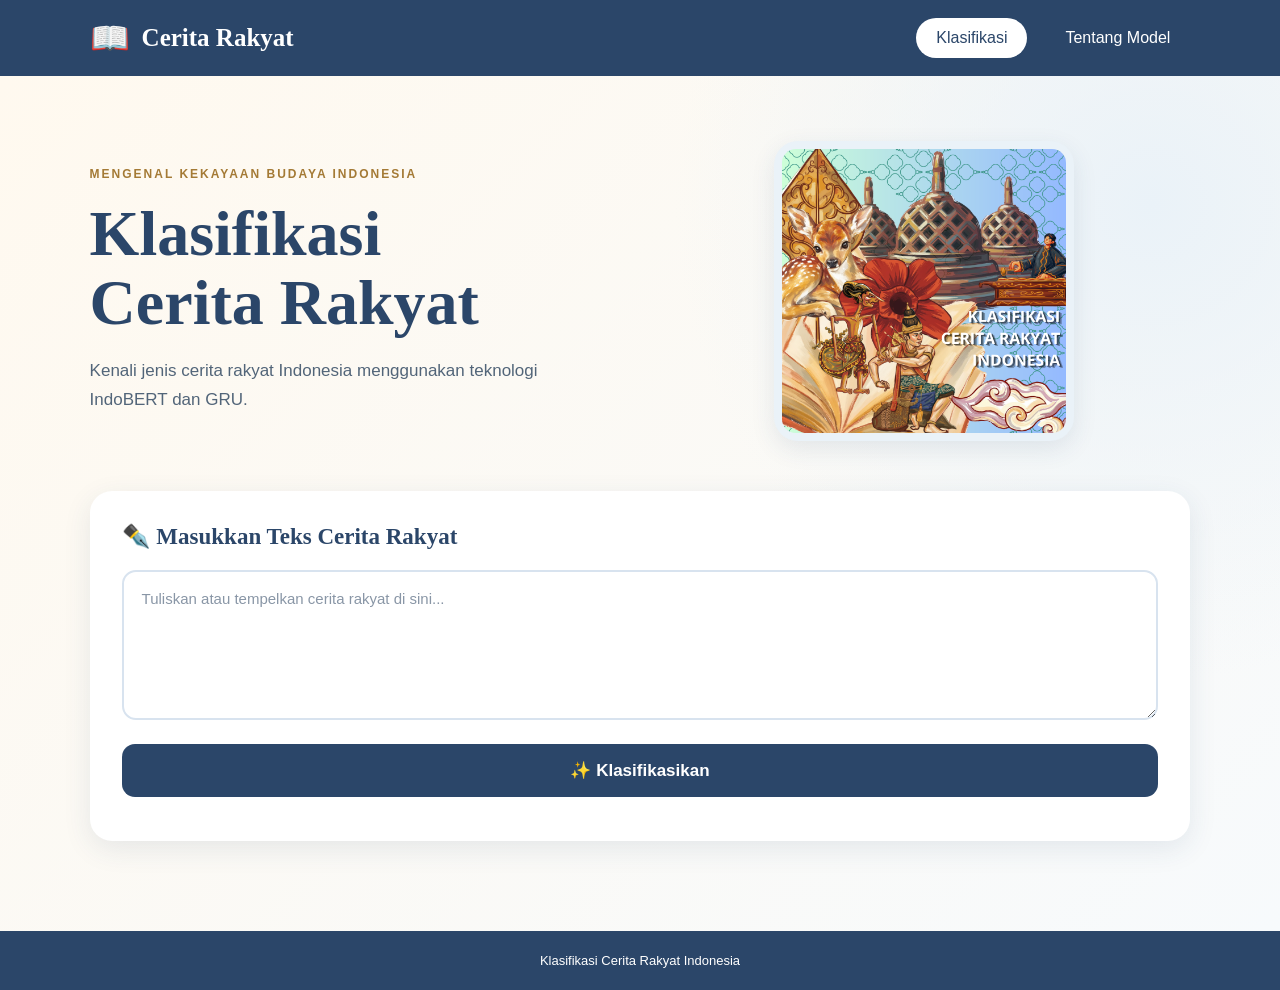
<file: docs/index.html>
<!DOCTYPE html>
<html lang="id">
<head>
    <meta charset="UTF-8">
    <meta name="viewport" content="width=device-width, initial-scale=1.0">

    <link rel="manifest" href="manifest.json">
    <meta name="theme-color" content="#2B4669">

    <link rel="stylesheet" href="static/style.css">

    <title>Klasifikasi Cerita Rakyat Indonesia</title>
</head>
<body>

    <!-- Navigasi -->
    <header class="navbar">
        <a href="./" class="brand">
            <span class="brand-icon">📖</span>
            <span>Cerita Rakyat</span>
        </a>

        <nav>
            <a href="./" class="nav-link active">Klasifikasi</a>
            <a href="about.html" class="nav-link">Tentang Model</a>
        </nav>
    </header>

    <!-- Bagian utama -->
    <main>
        <section class="hero">
            <div class="hero-text">
                <p class="eyebrow">MENGENAL KEKAYAAN BUDAYA INDONESIA</p>

                <h1>Klasifikasi<br>Cerita Rakyat</h1>

                <p class="description">
                    Kenali jenis cerita rakyat Indonesia menggunakan
                    teknologi IndoBERT dan GRU.
                </p>
            </div>

            <div class="hero-illustration">
                <div class="illustration-card">
                    <img src="static/images/logo.png"
                         alt="Logo Klasifikasi Cerita Rakyat Indonesia"
                         class="hero-logo">
                </div>
            </div>
        </section>

        <!-- Form klasifikasi -->
        <section class="classification-card">
            <h2>✒️ Masukkan Teks Cerita Rakyat</h2>

            <textarea
                id="story-text"
                placeholder="Tuliskan atau tempelkan cerita rakyat di sini..."
            ></textarea>

            <button id="classify-button" onclick="classifyStory()">
                ✨ Klasifikasikan
            </button>

            <p id="error-message" class="error-message"></p>
        </section>

        <!-- Hasil klasifikasi -->
        <section id="result-section" class="result-card" hidden>
            <div class="result-heading">
                <h2>🏆 Hasil Klasifikasi</h2>
                <p>Prediksi jenis cerita rakyat:</p>
                <h3 id="prediction-label">-</h3>
            </div>

            <div id="probability-list"></div>
        </section>
    </main>

    <footer>
        <p>Klasifikasi Cerita Rakyat Indonesia</p>
    </footer>

    <script src="static/script.js"></script>
</body>
</html>
</file>
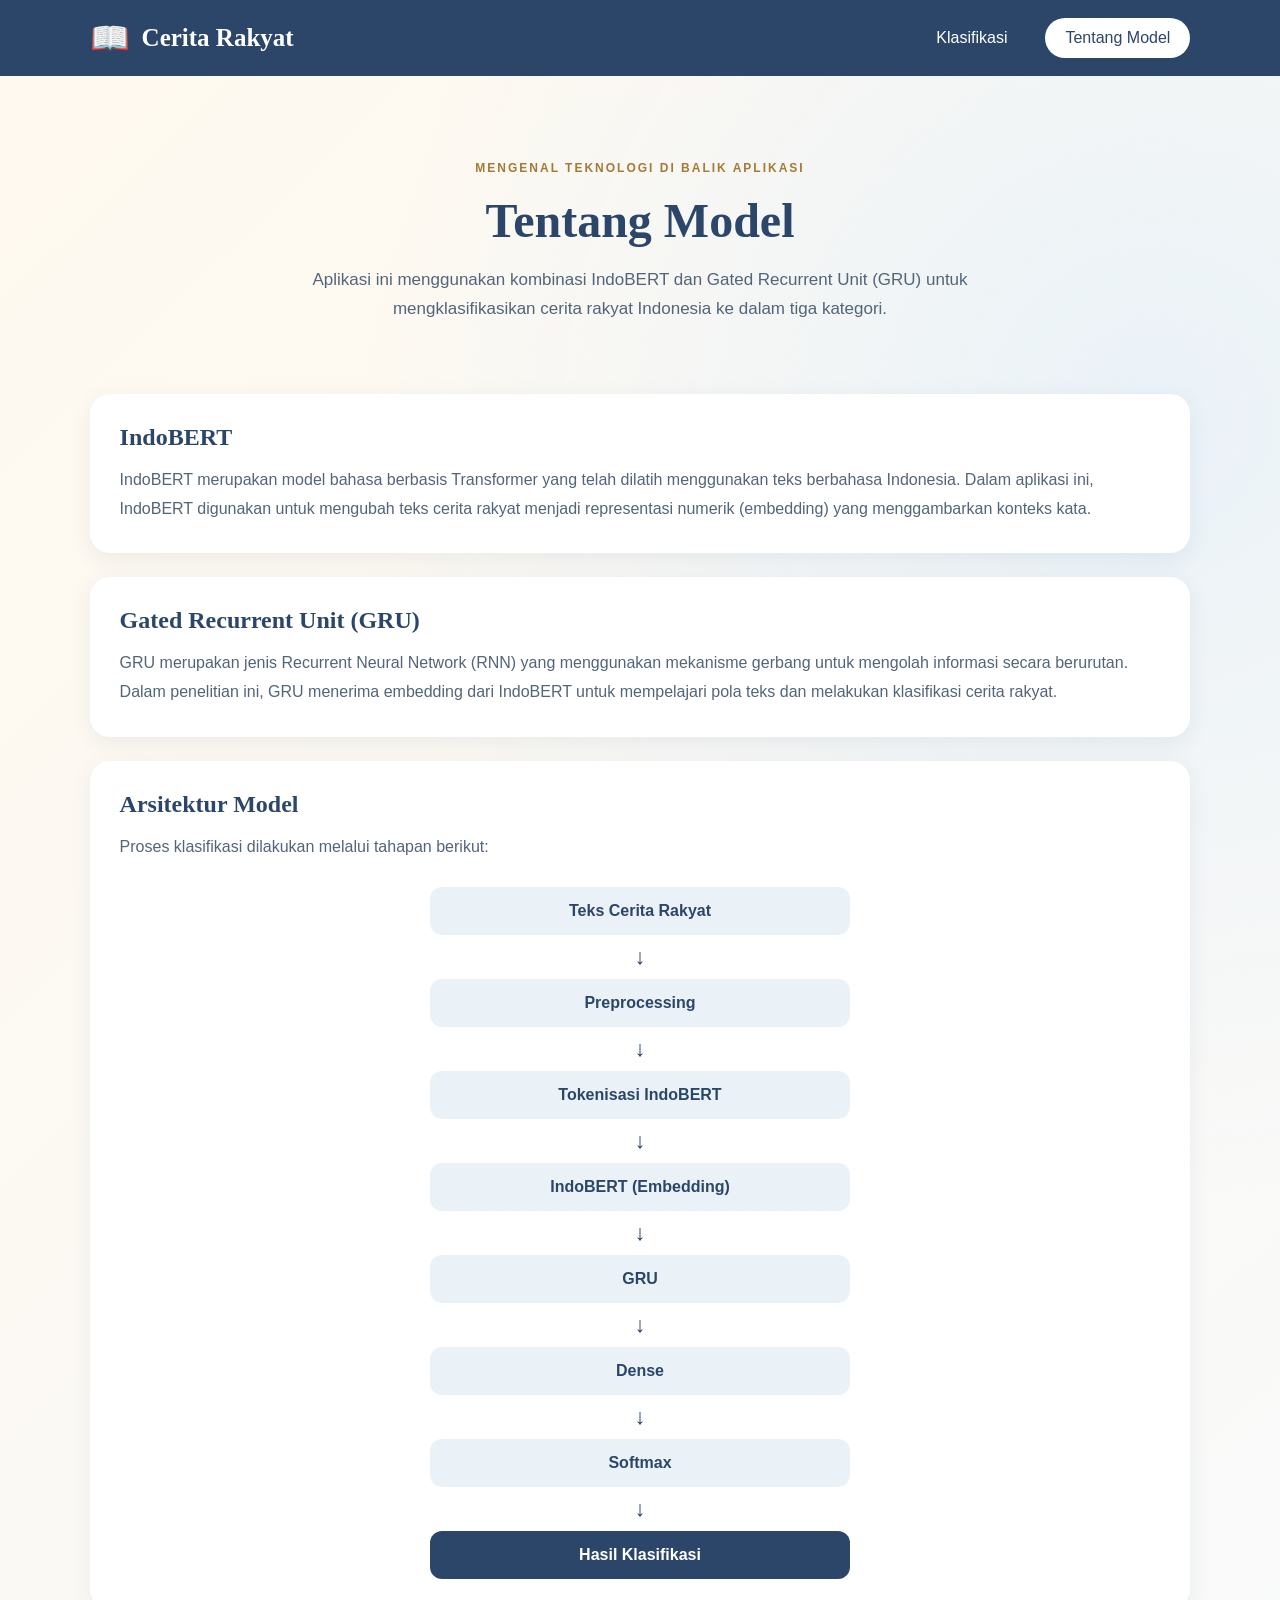
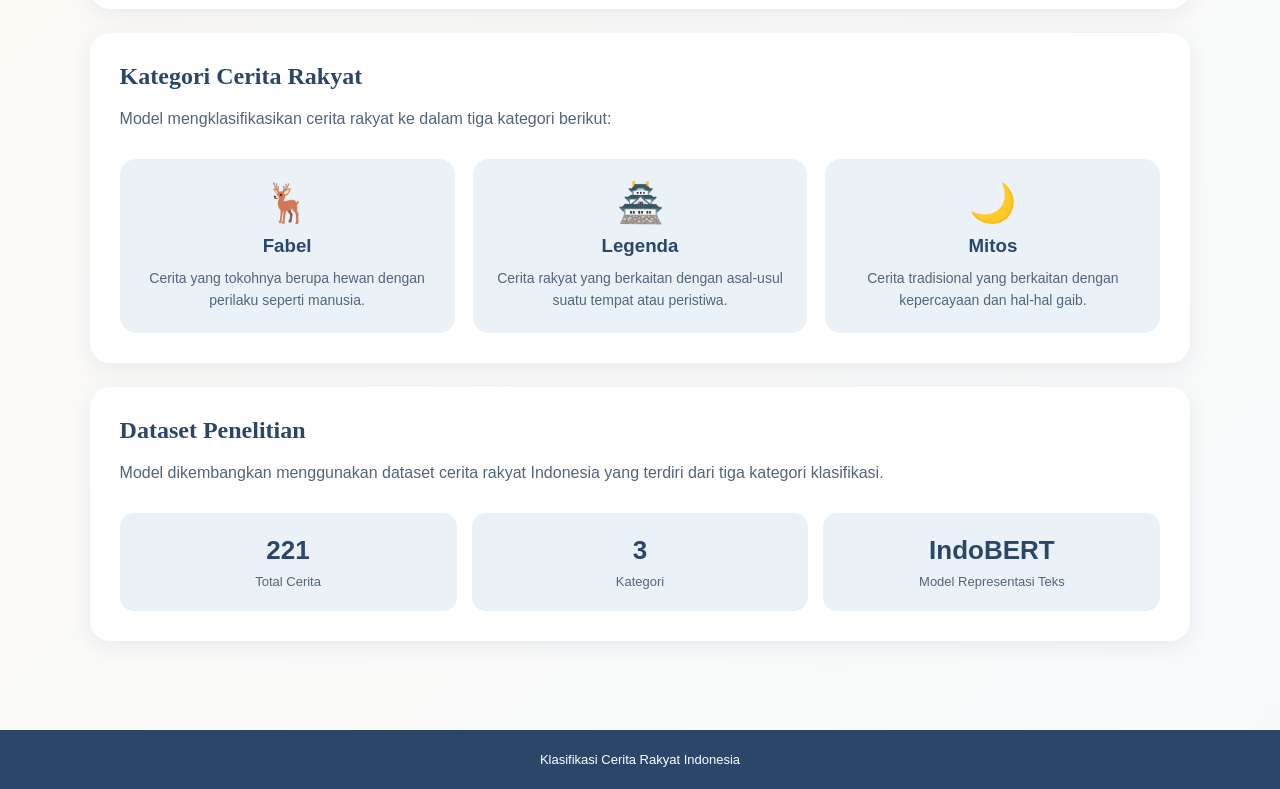
<file: docs/about.html>
<!DOCTYPE html>
<html lang="id">
<head>
    <meta charset="UTF-8">
    <meta name="viewport" content="width=device-width, initial-scale=1.0">

    <link rel="manifest" href="manifest.json">
    <meta name="theme-color" content="#2B4669">

    <link rel="stylesheet" href="static/style.css">

    <title>Tentang Model - Klasifikasi Cerita Rakyat</title>
</head>
<body>

    <!-- Navigasi -->
    <header class="navbar">
        <a href="./" class="brand">
            <span class="brand-icon">📖</span>
            <span>Cerita Rakyat</span>
        </a>

        <nav>
            <a href="./" class="nav-link">Klasifikasi</a>
            <a href="about.html" class="nav-link active">Tentang Model</a>
        </nav>
    </header>

    <main>

        <!-- Pengantar -->
        <section class="about-hero">
            <p class="eyebrow">MENGENAL TEKNOLOGI DI BALIK APLIKASI</p>
            <h1>Tentang Model</h1>
            <p class="description">
                Aplikasi ini menggunakan kombinasi IndoBERT dan
                Gated Recurrent Unit (GRU) untuk mengklasifikasikan
                cerita rakyat Indonesia ke dalam tiga kategori.
            </p>
        </section>

        <!-- IndoBERT -->
        <section class="about-card">
            <h2>IndoBERT</h2>
            <p>
                IndoBERT merupakan model bahasa berbasis Transformer
                yang telah dilatih menggunakan teks berbahasa Indonesia.
                Dalam aplikasi ini, IndoBERT digunakan untuk mengubah
                teks cerita rakyat menjadi representasi numerik
                (embedding) yang menggambarkan konteks kata.
            </p>
        </section>

        <!-- GRU -->
        <section class="about-card">
            <h2>Gated Recurrent Unit (GRU)</h2>
            <p>
                GRU merupakan jenis Recurrent Neural Network (RNN)
                yang menggunakan mekanisme gerbang untuk mengolah
                informasi secara berurutan. Dalam penelitian ini,
                GRU menerima embedding dari IndoBERT untuk mempelajari
                pola teks dan melakukan klasifikasi cerita rakyat.
            </p>
        </section>

        <!-- Arsitektur -->
        <section class="about-card">
            <h2>Arsitektur Model</h2>
            <p>
                Proses klasifikasi dilakukan melalui tahapan berikut:
            </p>

            <div class="architecture">
                <div class="architecture-step">Teks Cerita Rakyat</div>
                <span>↓</span>
                <div class="architecture-step">Preprocessing</div>
                <span>↓</span>
                <div class="architecture-step">Tokenisasi IndoBERT</div>
                <span>↓</span>
                <div class="architecture-step">IndoBERT (Embedding)</div>
                <span>↓</span>
                <div class="architecture-step">GRU</div>
                <span>↓</span>
                <div class="architecture-step">Dense</div>
                <span>↓</span>
                <div class="architecture-step">Softmax</div>
                <span>↓</span>
                <div class="architecture-step final-step">
                    Hasil Klasifikasi
                </div>
            </div>
        </section>

        <!-- Kategori -->
        <section class="about-card">
            <h2>Kategori Cerita Rakyat</h2>
            <p>
                Model mengklasifikasikan cerita rakyat ke dalam
                tiga kategori berikut:
            </p>

            <div class="category-grid">
                <div class="category-item">
                    <span>🦌</span>
                    <h3>Fabel</h3>
                    <p>Cerita yang tokohnya berupa hewan dengan perilaku seperti manusia.</p>
                </div>

                <div class="category-item">
                    <span>🏯</span>
                    <h3>Legenda</h3>
                    <p>Cerita rakyat yang berkaitan dengan asal-usul suatu tempat atau peristiwa.</p>
                </div>

                <div class="category-item">
                    <span>🌙</span>
                    <h3>Mitos</h3>
                    <p>Cerita tradisional yang berkaitan dengan kepercayaan dan hal-hal gaib.</p>
                </div>
            </div>
        </section>

        <!-- Dataset -->
        <section class="about-card">
            <h2>Dataset Penelitian</h2>
            <p>
                Model dikembangkan menggunakan dataset cerita rakyat
                Indonesia yang terdiri dari tiga kategori klasifikasi.
            </p>

            <div class="dataset-info">
                <div>
                    <h3>221</h3>
                    <p>Total Cerita</p>
                </div>
                <div>
                    <h3>3</h3>
                    <p>Kategori</p>
                </div>
                <div>
                    <h3>IndoBERT</h3>
                    <p>Model Representasi Teks</p>
                </div>
            </div>
        </section>

    </main>

    <footer>
        <p>Klasifikasi Cerita Rakyat Indonesia</p>
    </footer>
</body>
</html>
</file>
<file: docs/static/style.css>
/* 
   PENGATURAN DASAR */

* {
    margin: 0;
    padding: 0;
    box-sizing: border-box;
}

:root {
    --navy: #2B4669;
    --navy-dark: #203955;
    --white: #F7FAFC;
    --blue-light: #EAF2F8;
    --cream: #FFF9EF;
    --gold: #D9A94F;
    --text: #263D59;
}

body {
    font-family: 'Segoe UI', sans-serif;
    background: var(--white);
    color: var(--text);
    min-height: 100vh;
}

/* 
   NAVIGASI */

.navbar {
    background: var(--navy);
    color: white;
    padding: 18px 7%;
    display: flex;
    justify-content: space-between;
    align-items: center;
    box-shadow: 0 3px 12px rgba(0,0,0,0.12);
}

.brand {
    display: flex;
    align-items: center;
    gap: 12px;
    color: white;
    text-decoration: none;
    font-family: Georgia, serif;
    font-size: 25px;
    font-weight: bold;
}

.brand-icon {
    font-size: 32px;
}

.navbar nav {
    display: flex;
    gap: 18px;
}

.nav-link {
    text-decoration: none;
    color: white;
    padding: 11px 20px;
    border-radius: 30px;
    transition: 0.3s;
}

.nav-link:hover,
.nav-link.active {
    background: white;
    color: var(--navy);
}

/* 
   BAGIAN HERO */

main {
    background:
        radial-gradient(circle at 90% 15%, #EAF2F8 0, transparent 35%),
        linear-gradient(135deg, #FFF9EF, #F7FAFC);
    padding: 50px 7% 65px;
}

.hero {
    display: flex;
    align-items: center;
    justify-content: space-between;
    gap: 35px;
    min-height: 330px;
    margin-bottom: 35px;
}

.hero-text {
    flex: 1;
}

.eyebrow {
    color: #A47A35;
    font-size: 12px;
    font-weight: bold;
    letter-spacing: 2px;
    margin-bottom: 18px;
}

.hero h1 {
    font-family: Georgia, serif;
    font-size: clamp(38px, 5vw, 65px);
    line-height: 1.08;
    color: var(--navy);
    margin-bottom: 20px;
}

.description {
    font-size: 17px;
    line-height: 1.7;
    max-width: 480px;
    color: #526579;
}

/* Placeholder ilustrasi */

.hero-illustration {
    flex: 1;
    display: flex;
    justify-content: center;
}

.illustration-placeholder {
    width: 100%;
    max-width: 490px;
    min-height: 280px;
    background: linear-gradient(145deg, #EAF2F8, #F8E8CC);
    border-radius: 45% 45% 25px 25px;
    display: flex;
    flex-wrap: wrap;
    align-items: center;
    justify-content: center;
    gap: 18px;
    padding: 25px;
    box-shadow: 0 12px 30px rgba(43,70,105,0.12);
}

.illustration-placeholder span {
    font-size: 65px;
}

.illustration-placeholder p {
    width: 100%;
    text-align: center;
    color: var(--navy);
    font-family: Georgia, serif;
    font-weight: bold;
}

/* 
   FORM KLASIFIKASI */


.classification-card {
    background: white;
    border-radius: 22px;
    padding: 32px;
    box-shadow: 0 8px 28px rgba(43,70,105,0.10);
    margin-bottom: 25px;
}

.classification-card h2 {
    font-family: Georgia, serif;
    color: var(--navy);
    font-size: 23px;
    margin-bottom: 20px;
}

textarea {
    width: 100%;
    min-height: 150px;
    padding: 18px;
    border: 2px solid #D8E3EF;
    border-radius: 14px;
    font-family: inherit;
    font-size: 15px;
    resize: vertical;
    outline: none;
    transition: 0.3s;
}

textarea:focus {
    border-color: var(--navy);
    box-shadow: 0 0 0 3px rgba(43,70,105,0.08);
}

textarea::placeholder {
    color: #8996A6;
}

#classify-button {
    width: 100%;
    margin-top: 20px;
    padding: 16px;
    border: none;
    border-radius: 13px;
    background: var(--navy);
    color: white;
    font-size: 17px;
    font-weight: bold;
    cursor: pointer;
    transition: 0.3s;
}

#classify-button:hover {
    background: var(--navy-dark);
    transform: translateY(-2px);
}

#classify-button:disabled {
    opacity: 0.6;
    cursor: not-allowed;
    transform: none;
}

.error-message {
    color: #C0392B;
    margin-top: 12px;
}

/* =========================
   HASIL KLASIFIKASI
========================= */

.result-card {
    background: white;
    border: 2px solid #D8E3EF;
    border-radius: 22px;
    padding: 30px;
    box-shadow: 0 8px 25px rgba(43,70,105,0.08);
}

.result-heading {
    margin-bottom: 25px;
}

.result-heading h2 {
    color: var(--navy);
    font-family: Georgia, serif;
    margin-bottom: 15px;
}

.result-heading h3 {
    display: inline-block;
    background: var(--blue-light);
    color: var(--navy);
    padding: 10px 22px;
    border-radius: 12px;
    font-size: 24px;
    margin-top: 10px;
    text-transform: capitalize;
}

.probability-item {
    margin-top: 18px;
}

.probability-label {
    display: flex;
    justify-content: space-between;
    margin-bottom: 8px;
    font-weight: 600;
}

.progress-bar {
    width: 100%;
    height: 12px;
    background: #E3EBF3;
    border-radius: 20px;
    overflow: hidden;
}

.progress-fill {
    height: 100%;
    background: linear-gradient(90deg, #527DB5, #8CB6DD);
    border-radius: 20px;
}

/* 
   FOOTER */

footer {
    background: var(--navy);
    color: white;
    text-align: center;
    padding: 22px;
    font-size: 13px;
}

/* 
   RESPONSIVE */

@media (max-width: 768px) {
    .navbar {
        padding: 15px 5%;
        flex-wrap: wrap;
        gap: 15px;
    }

    .brand {
        font-size: 20px;
    }

    .navbar nav {
        gap: 5px;
    }

    .nav-link {
        padding: 9px 12px;
        font-size: 13px;
    }

    main {
        padding: 35px 5%;
    }

    .hero {
        flex-direction: column;
        text-align: center;
    }

    .description {
        margin: auto;
    }

    .hero-illustration {
        width: 100%;
    }

    .classification-card,
    .result-card {
        padding: 22px;
    }
}

/* 
   HALAMAN ABOUT */


.about-hero {
    text-align: center;
    max-width: 750px;
    margin: 0 auto 35px;
    padding: 35px 15px;
}

.about-hero h1 {
    font-family: Georgia, serif;
    font-size: 48px;
    color: var(--navy);
    margin-bottom: 18px;
}

.about-hero .description {
    max-width: 680px;
    margin: auto;
}

.about-card {
    background: white;
    padding: 30px;
    border-radius: 20px;
    margin-bottom: 24px;
    box-shadow: 0 6px 22px rgba(43,70,105,0.08);
}

.about-card h2 {
    font-family: Georgia, serif;
    color: var(--navy);
    margin-bottom: 15px;
}

.about-card > p {
    line-height: 1.8;
    color: #526579;
}

.architecture {
    display: flex;
    flex-direction: column;
    align-items: center;
    margin-top: 25px;
    gap: 9px;
}

.architecture-step {
    width: 80%;
    max-width: 420px;
    padding: 15px;
    text-align: center;
    background: var(--blue-light);
    color: var(--navy);
    border-radius: 12px;
    font-weight: 600;
}

.architecture > span {
    color: var(--navy);
    font-size: 22px;
}

.architecture .final-step {
    background: var(--navy);
    color: white;
}

.category-grid {
    display: grid;
    grid-template-columns: repeat(3, 1fr);
    gap: 18px;
    margin-top: 25px;
}

.category-item {
    background: var(--blue-light);
    padding: 22px;
    text-align: center;
    border-radius: 16px;
}

.category-item span {
    font-size: 38px;
}

.category-item h3 {
    color: var(--navy);
    margin: 10px 0;
}

.category-item p {
    color: #526579;
    font-size: 14px;
    line-height: 1.6;
}

.dataset-info {
    display: grid;
    grid-template-columns: repeat(3, 1fr);
    gap: 15px;
    margin-top: 25px;
}

.dataset-info div {
    background: var(--blue-light);
    padding: 22px 10px;
    border-radius: 14px;
    text-align: center;
}

.dataset-info h3 {
    color: var(--navy);
    font-size: 26px;
    margin-bottom: 8px;
}

.dataset-info p {
    color: #526579;
    font-size: 13px;
}

.evaluation-note {
    margin-top: 15px;
    padding: 15px;
    background: var(--blue-light);
    border-radius: 10px;
}

@media (max-width: 768px) {
    .about-hero h1 {
        font-size: 36px;
    }

    .category-grid {
        grid-template-columns: 1fr;
    }

    .dataset-info {
        grid-template-columns: 1fr;
    }

    .architecture-step {
        width: 100%;
    }
}

/* 
   BAGIAN LOGO */

.hero-illustration {
    display: flex;
    justify-content: center;
    align-items: center;
}

.illustration-card {
    width: 100%;
    max-width: 300px;
    padding: 8px;
    background: #EAF2F8;
    border-radius: 24px;
    box-shadow: 0 8px 25px rgba(43, 70, 105, 0.10);
    overflow: hidden;
}

.hero-logo {
    display: block;
    width: 100%;
    height: auto;
    border-radius: 14px;
    object-fit: contain;
}
</file>
